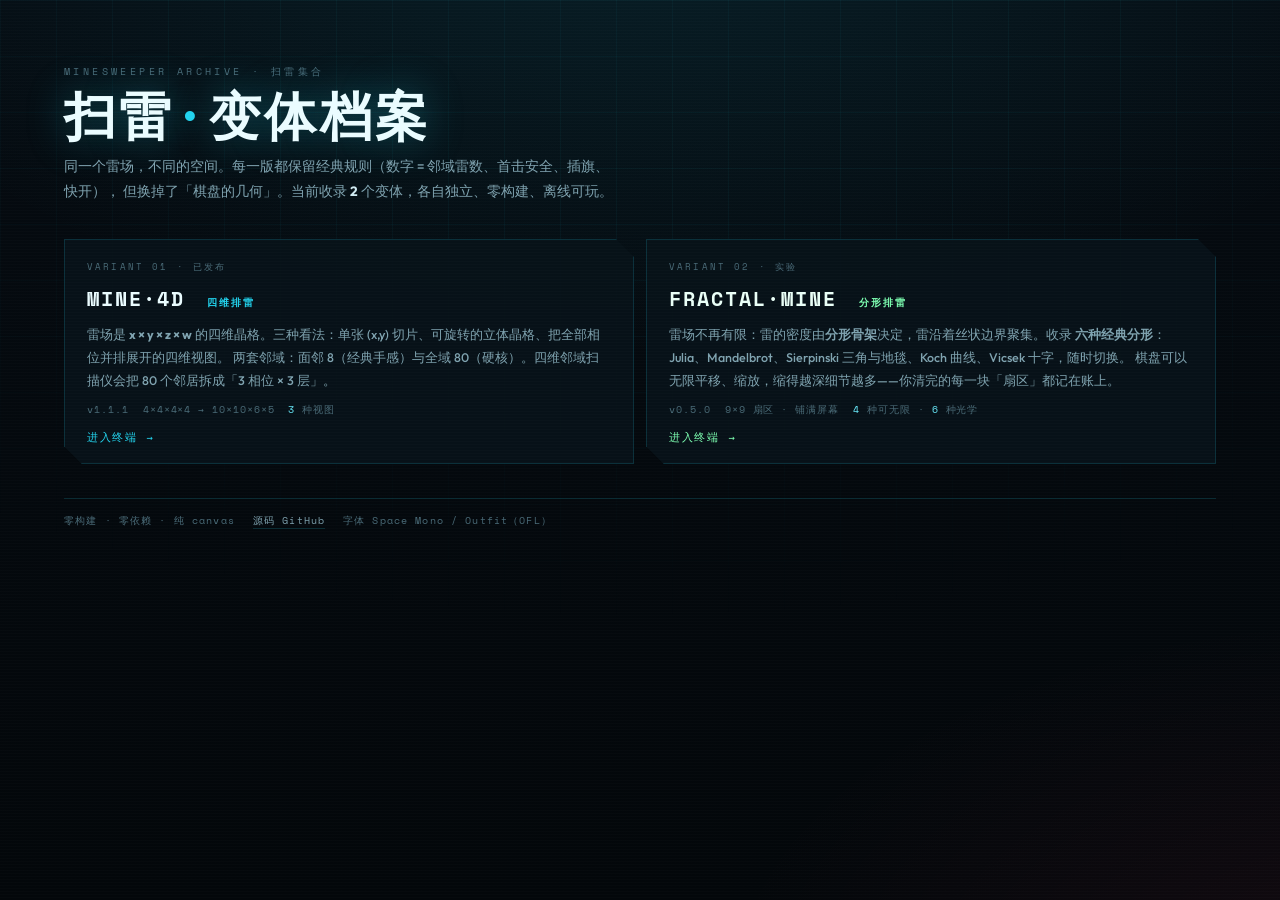
<file: index.html>
<!DOCTYPE html>
<html lang="zh-CN">
<head>
<meta charset="UTF-8">
<meta name="viewport" content="width=device-width, initial-scale=1, viewport-fit=cover">
<meta name="theme-color" content="#05090d">
<title>扫雷集合 — MINESWEEPER ARCHIVE</title>
<link rel="icon" href="data:image/svg+xml,%3Csvg xmlns='http://www.w3.org/2000/svg' viewBox='0 0 32 32'%3E%3Crect width='32' height='32' rx='6' fill='%23081016'/%3E%3Ccircle cx='16' cy='16' r='8' fill='none' stroke='%2322d3ee' stroke-width='2'/%3E%3Ccircle cx='16' cy='16' r='2.6' fill='%23ff3b6b'/%3E%3C/svg%3E">
<link rel="stylesheet" href="4d/fonts/fonts.css?v=1.6.0">
<style>
:root {
  --bg: #04080c; --panel: rgba(8,19,26,.92); --line: rgba(34,211,238,.16); --line2: rgba(34,211,238,.34);
  --ink: #cfe9f0; --ink-soft: #7fa3b0; --ink-dim: #4a6b78;
  --cyan: #22d3ee; --cyan2: #67e8f9; --amber: #ffb020; --magenta: #ff3b6b; --green: #7dffb2;
  --mono: 'Space Mono', ui-monospace, monospace; --ui: 'Outfit','PingFang SC','Microsoft YaHei',sans-serif;
}
* { margin:0; padding:0; box-sizing:border-box; }
html,body { min-height:100%; }
body {
  background:
    radial-gradient(120% 90% at 50% -10%, rgba(34,211,238,.10), transparent 55%),
    radial-gradient(90% 70% at 110% 110%, rgba(255,59,107,.07), transparent 60%),
    linear-gradient(180deg,#050b11,#03070a);
  color: var(--ink); font-family: var(--ui); font-size: 15px;
  -webkit-font-smoothing: antialiased; padding: clamp(20px, 5vw, 64px);
  display: grid; gap: clamp(18px, 3vw, 34px); align-content: start;
}
body::before {
  content:''; position: fixed; inset:0; pointer-events:none; z-index:0;
  background-image: linear-gradient(rgba(34,211,238,.045) 1px, transparent 1px), linear-gradient(90deg, rgba(34,211,238,.045) 1px, transparent 1px);
  background-size: 56px 56px;
  mask-image: radial-gradient(120% 90% at 50% 0%, #000 30%, transparent 78%);
}
.crt { position: fixed; inset:0; pointer-events:none; z-index:9;
  background: repeating-linear-gradient(180deg, rgba(255,255,255,.025) 0 1px, transparent 1px 3px); mix-blend-mode: screen; opacity:.5; }
header { position: relative; z-index:1; display:grid; gap:10px; }
.kicker { font-family: var(--mono); font-size: 10px; letter-spacing:.34em; color: var(--ink-dim); }
h1 { font-family: var(--mono); font-size: clamp(26px, 5.4vw, 52px); letter-spacing:.06em; color:#eafcff;
  text-shadow: 0 0 40px rgba(34,211,238,.35); line-height:1.05; }
h1 span { color: var(--cyan); }
.lede { max-width: 62ch; font-size: 13.5px; line-height:1.9; color: var(--ink-soft); }
.lede b { color: var(--ink); font-weight: 600; }

.list { position: relative; z-index:1; display:grid; gap:12px; grid-template-columns: repeat(auto-fit, minmax(300px, 1fr)); }
.card {
  display:grid; gap:10px; align-content:start; text-decoration:none; color:inherit;
  padding: 20px 22px 18px;
  background: var(--panel); border:1px solid var(--line);
  clip-path: polygon(0 0, calc(100% - 18px) 0, 100% 18px, 100% 100%, 18px 100%, 0 calc(100% - 18px));
  transition: transform 180ms cubic-bezier(.22,1,.36,1), border-color 180ms, background 180ms;
}
.card:hover { transform: translateY(-3px); border-color: var(--line2); background: rgba(10,26,34,.95); }
.card .no { font-family: var(--mono); font-size: 9px; letter-spacing:.24em; color: var(--ink-dim); }
.card h2 { font-family: var(--mono); font-size: 20px; letter-spacing:.1em; color:#eafcff; }
.card h2 em { font-style:normal; font-size: 10px; letter-spacing:.2em; color: var(--cyan); margin-left:8px; }
.card .desc { font-size: 12.5px; line-height: 1.85; color: var(--ink-soft); }
.card .meta { display:flex; gap:14px; flex-wrap:wrap; font-family: var(--mono); font-size: 9.5px; letter-spacing:.1em; color: var(--ink-dim); }
.card .meta b { color: var(--cyan2); font-weight: 400; }
.card .go { font-family: var(--mono); font-size: 10.5px; letter-spacing:.16em; color: var(--cyan); margin-top: 2px; }
.card.fractal h2 { color: #eafff7; }
.card.fractal h2 em { color: var(--green); }
.card.fractal .go { color: var(--green); }
.card.fractal:hover { border-color: rgba(125,255,178,.34); }

footer { position: relative; z-index:1; display:flex; gap:18px; flex-wrap:wrap; align-items:baseline;
  font-family: var(--mono); font-size: 9.5px; letter-spacing:.12em; color: var(--ink-dim); border-top:1px solid var(--line); padding-top:14px; }
footer a { color: var(--ink-soft); text-decoration:none; border-bottom:1px solid var(--line); }
footer a:hover { color: var(--cyan2); }
@media (max-width: 560px) { body { font-size: 14px; } .card { padding: 16px 16px 14px; } }
</style>
</head>
<body>
<div class="crt" aria-hidden="true"></div>

<header>
  <div class="kicker">MINESWEEPER ARCHIVE · 扫雷集合</div>
  <h1>扫雷<span>·</span>变体档案</h1>
  <p class="lede">
    同一个雷场，不同的空间。每一版都保留经典规则（数字 = 邻域雷数、首击安全、插旗、快开），
    但换掉了「棋盘的几何」。当前收录 <b>2</b> 个变体，各自独立、零构建、离线可玩。
  </p>
</header>

<main class="list">
  <a class="card" href="4d/">
    <span class="no">VARIANT 01 · 已发布</span>
    <h2>MINE·4D <em>四维排雷</em></h2>
    <p class="desc">
      雷场是 <b>x × y × z × w</b> 的四维晶格。三种看法：单张 (x,y) 切片、可旋转的立体晶格、把全部相位并排展开的四维视图。
      两套邻域：面邻 8（经典手感）与全域 80（硬核）。四维邻域扫描仪会把 80 个邻居拆成「3 相位 × 3 层」。
    </p>
    <div class="meta"><span>v1.1.1</span><span>4×4×4×4 → 10×10×6×5</span><span><b>3</b> 种视图</span></div>
    <span class="go">进入终端 →</span>
  </a>

  <a class="card fractal" href="fractal/">
    <span class="no">VARIANT 02 · 实验</span>
    <h2>FRACTAL·MINE <em>分形排雷</em></h2>
    <p class="desc">
      雷场不再有限：雷的密度由<b>分形骨架</b>决定，雷沿着丝状边界聚集。收录 <b>六种经典分形</b>：
      Julia、Mandelbrot、Sierpinski 三角与地毯、Koch 曲线、Vicsek 十字，随时切换。
      棋盘可以无限平移、缩放，缩得越深细节越多——你清完的每一块「扇区」都记在账上。
    </p>
    <div class="meta"><span>v0.5.0</span><span>9×9 扇区 · 铺满屏幕</span><span><b>4</b> 种可无限 · <b>6</b> 种光学</span></div>
    <span class="go">进入终端 →</span>
  </a>
</main>

<footer>
  <span>零构建 · 零依赖 · 纯 canvas</span>
  <a href="https://github.com/Hex1um/mine4d">源码 GitHub</a>
  <span>字体 Space Mono / Outfit（OFL）</span>
</footer>
</body>
</html>
</file>
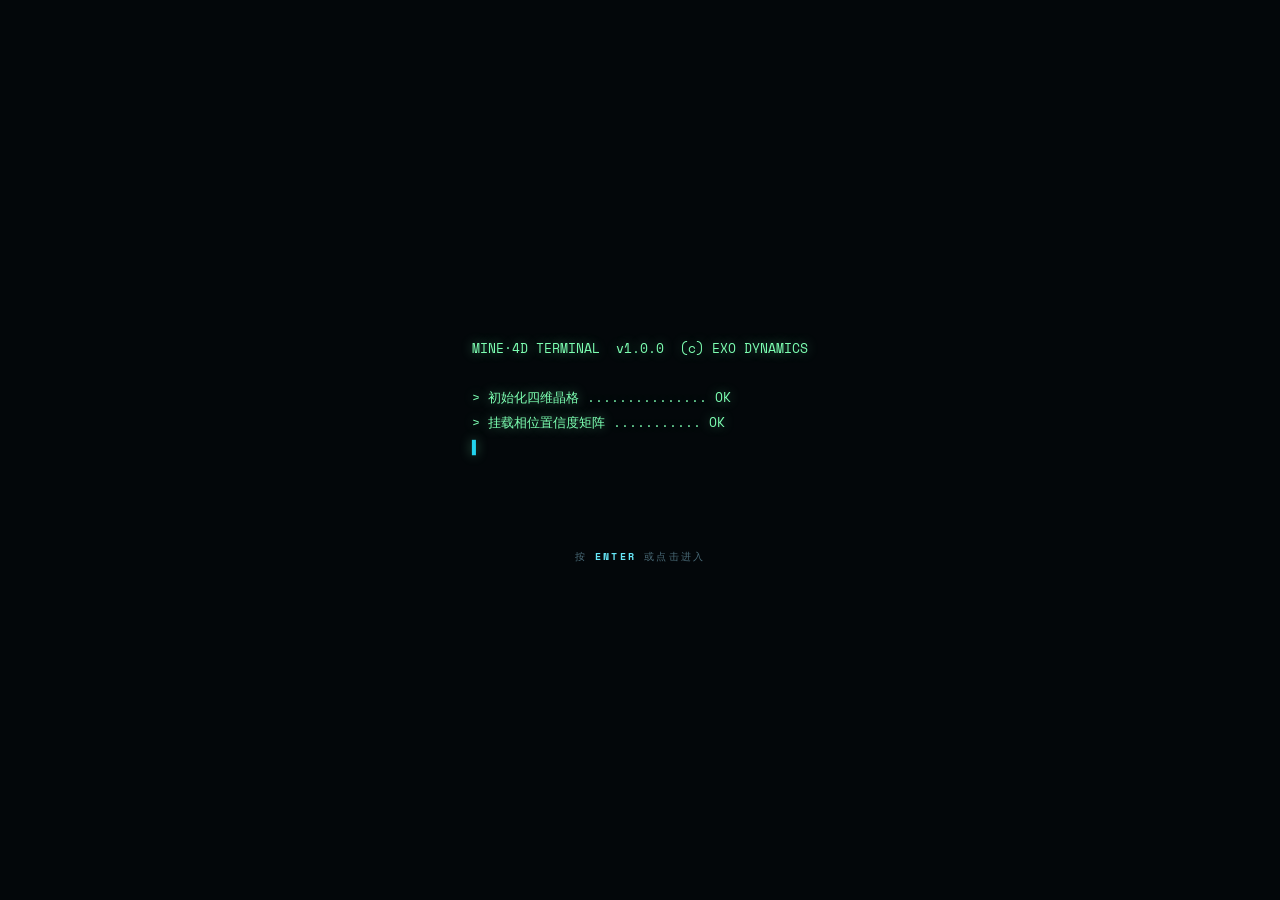
<file: 4d/index.html>
<!DOCTYPE html>
<html lang="zh-CN">
<head>
<meta charset="UTF-8">
<meta name="viewport" content="width=device-width, initial-scale=1, maximum-scale=1, user-scalable=no, viewport-fit=cover">
<meta name="theme-color" content="#05090d">
<title>MINE·4D — 四维排雷终端</title>
<link rel="icon" href="data:image/svg+xml,%3Csvg xmlns='http://www.w3.org/2000/svg' viewBox='0 0 32 32'%3E%3Crect width='32' height='32' rx='6' fill='%23081016'/%3E%3Ccircle cx='16' cy='16' r='8' fill='none' stroke='%2322d3ee' stroke-width='2'/%3E%3Ccircle cx='16' cy='16' r='2.6' fill='%23ff3b6b'/%3E%3C/svg%3E">
<link rel="stylesheet" href="fonts/fonts.css?v=1.6.0">
<link rel="stylesheet" href="style.css?v=1.6.0">
</head>
<body>
<div class="crt" aria-hidden="true"></div>
<div class="scanbeam" aria-hidden="true"></div>

<header class="top">
  <div class="brand">
    <span class="logo"><i></i><i></i><i></i><i></i></span>
    <div>
      <b>MINE·4D</b>
      <small>FOUR-DIMENSIONAL DEMINING TERMINAL</small>
    </div>
  </div>

  <nav id="diff-bar" class="diffs"></nav>
  <div id="mode-bar" class="modes"></div>

  <div class="stats">
    <div class="stat"><label>剩余雷</label><b id="mines-left">000</b></div>
    <div class="stat"><label>时间</label><b id="clock">00:00</b></div>
    <div class="stat"><label>已扫描</label><b id="opened">0%</b></div>
    <div class="stat wide"><label>坐标 X Y Z W</label><b id="coords">[-,0,-,0]</b></div>
  </div>

  <div class="acts">
    <button id="btn-new" class="btn">重新生成<i>R</i></button>
    <button id="btn-auto" class="btn">自动推理<i>T</i></button>
    <button id="btn-hint" class="btn">提示<i>G</i></button>
    <button id="btn-cam" class="btn ghost hidden">复位视角</button>
    <button id="btn-help" class="btn ghost">手册<i>H</i></button>
  </div>
</header>

<main>
  <section class="board-wrap">
    <canvas id="board"></canvas>
    <div id="view-bar" class="views"></div>
    <div id="banner" class="banner"></div>
    <div class="corner tl"></div><div class="corner tr"></div>
    <div class="corner bl"></div><div class="corner br"></div>
  </section>

  <aside class="side">
    <section class="panel">
      <h3>相位剖面 <em>PHASE PROFILE</em></h3>
      <div class="thumbs">
        <figure><figcaption id="cap-w0">W-1</figcaption><canvas id="thumb0"></canvas></figure>
        <figure><figcaption id="cap-w1">W</figcaption><canvas id="thumb1"></canvas></figure>
        <figure><figcaption id="cap-w2">W+1</figcaption><canvas id="thumb2"></canvas></figure>
      </div>
      <p class="note">同一层 Z 在相位 W−1 / W / W+1 上的三张切片。</p>
    </section>

    <section class="panel">
      <h3>4D 邻域扫描仪 <em>SCANNER</em></h3>
      <canvas id="scanner"></canvas>
      <p class="note" id="nb-note">9 个小块 = 3 个相位 × 3 个层，每块是 3×3 平面邻域。</p>
    </section>

    <section class="panel log-panel">
      <h3>日志 <em>LOG</em></h3>
      <ul id="log"></ul>
    </section>
  </aside>
</main>

<footer class="bottom">
  <div class="phase-ctl">
    <label>相位 W</label>
    <input id="w-slider" type="range" min="0" max="3" value="0" step="1">
    <b id="w-val">W0</b>
  </div>
  <div id="z-tabs" class="z-tabs"></div>
  <div id="hintline" class="hintline">左键 排雷 · 右键 插旗 · W/S 切相位 · A/D 切层</div>
</footer>

<div id="boot" class="boot">
  <pre id="boot-text"></pre>
  <div class="boot-hint">按 <b>ENTER</b> 或点击进入</div>
</div>

<div id="help" class="modal hidden">
  <div class="modal-box">
    <header>
      <h2>操作手册</h2>
      <button class="close" data-close>×</button>
    </header>
    <div class="modal-body">
      <h4>这是什么</h4>
      <p>经典扫雷被搬到了四个正交维度：雷场是 <b>x × y × z × w</b> 的四维晶格，你每次只看到 <b>(x, y)</b> 这一片平面，用「层 Z」和「相位 W」在四维里移动。</p>
      <h4>两种邻域</h4>
      <p><b>面邻 8</b>（默认）：只算四个维度上「贴着」的 8 个格子（±x、±y、±z、±w），数字 0–8，和经典扫雷一样可以纯逻辑推完。<br>
      <b>全域 80</b>：四维切比雪夫邻域，共 80 个邻居（同层 8 邻 + 上下层各 9 + 相邻相位各 27），数字会很大，右侧扫描仪按「相位 × 层」把它拆成 9 个小块。</p>
      <h4>数字的含义</h4>
      <p>数字 = 该格邻域中的雷数。面邻 8 模式下就是经典扫雷；全域 80 模式下 80 个邻居里有多少雷，数字就是多少。</p>
      <h4>三种视图</h4>
      <ul>
        <li><b>平面</b>（1）：只画 <b>(x, y)</b> 这一张切片，最清晰，适合推逻辑。</li>
        <li><b>立体</b>（2）：把当前相位的 <b>x × y × z</b> 整块画出来，层 Z 变成真正的「楼层」。</li>
        <li><b>四维</b>（3）：把全部相位 <b>W0…Wn</b> 沿一个方向并排展开，四维一次性摊开在眼前。</li>
      </ul>
      <p>立体与四维视图里：<b>拖动</b>旋转、<b>滚轮 / 双指</b>缩放、<b>双击</b>或「复位视角」回到默认机位。左键点格子照样排雷，右键插旗，当前层与当前相位会高亮。</p>
      <h4>怎么玩</h4>
      <ul>
        <li><b>左键</b> 排雷 · 在已开的数字上左键 = 快开（周围旗数等于数字时揭开其余）</li>
        <li><b>右键 / 长按</b> 插旗 · <b>空格</b> 对光标格操作 · <b>F</b> 插旗 · <b>C</b> 快开</li>
        <li><b>W / S</b> 或底部滑杆切相位 · <b>A / D</b> 或 Z0–Zn 切层 · 方向键移动光标</li>
        <li><b>T</b> 自动推理：只做「必定成立」的两类推导，不会瞎猜 · <b>G</b> 提示一处可确定的格子</li>
      </ul>
      <h4>首击安全</h4>
      <p>第一次点击的格子连同它的 80 个邻居都会被排空，必定打开一片空地。</p>
    </div>
  </div>
</div>

<script src="js/core.js?v=1.6.0"></script>
<script src="js/render.js?v=1.6.0"></script>
<script src="js/render3d.js?v=1.6.0"></script>
<script src="js/ui.js?v=1.6.0"></script>
<script src="js/main.js?v=1.6.0"></script>
</body>
</html>
</file>
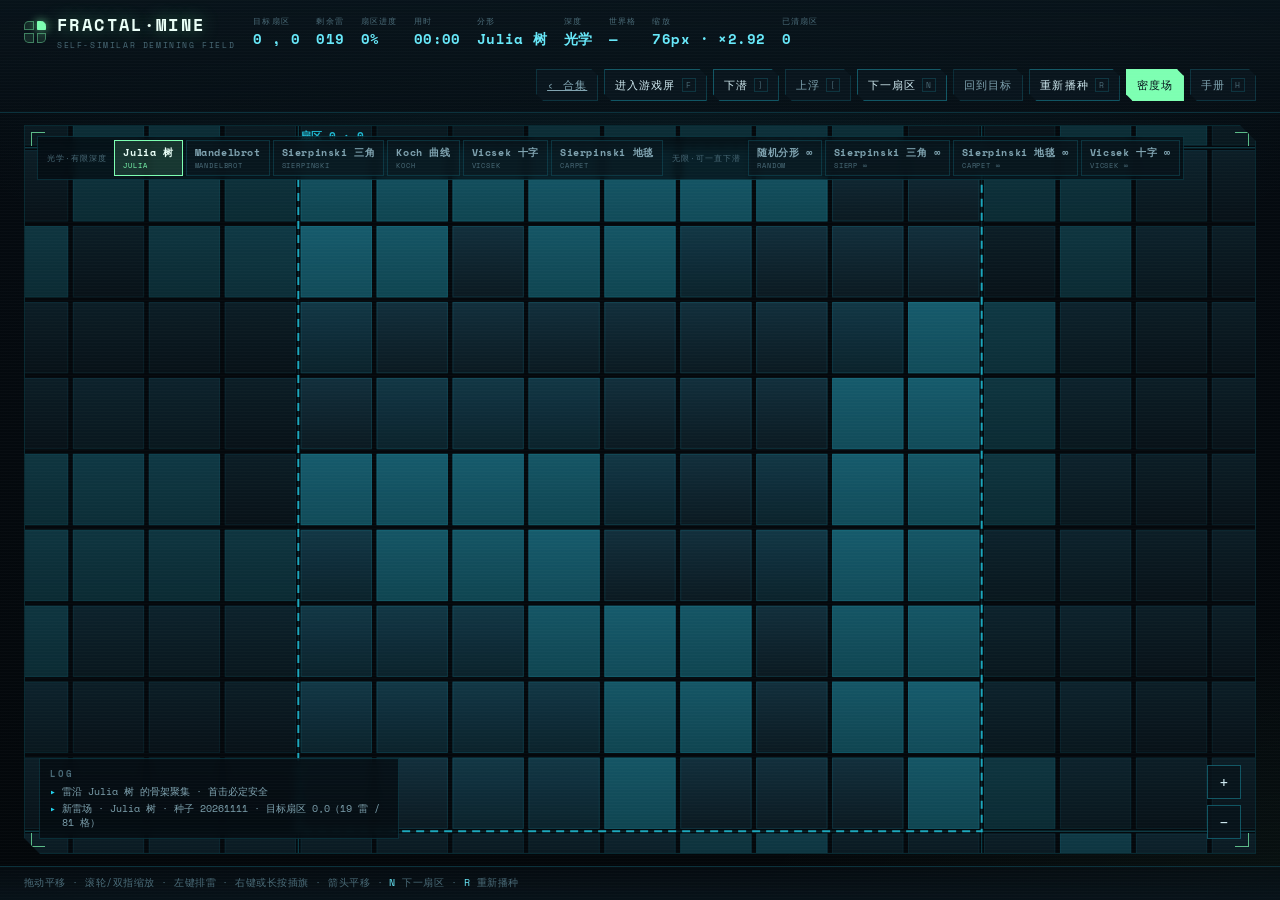
<file: fractal/index.html>
<!DOCTYPE html>
<html lang="zh-CN">
<head>
<meta charset="UTF-8">
<meta name="viewport" content="width=device-width, initial-scale=1, maximum-scale=1, user-scalable=no, viewport-fit=cover">
<meta name="theme-color" content="#04080c">
<title>FRACTAL·MINE — 分形排雷</title>
<link rel="icon" href="data:image/svg+xml,%3Csvg xmlns='http://www.w3.org/2000/svg' viewBox='0 0 32 32'%3E%3Crect width='32' height='32' rx='6' fill='%2304080c'/%3E%3Ccircle cx='16' cy='16' r='4' fill='%237dffb2'/%3E%3Ccircle cx='16' cy='16' r='10' fill='none' stroke='%2322d3ee' stroke-width='1.4'/%3E%3Ccircle cx='16' cy='16' r='14' fill='none' stroke='%2322d3ee' stroke-width='1' opacity='.5'/%3E%3C/svg%3E">
<link rel="stylesheet" href="../4d/fonts/fonts.css?v=1.6.0">
<link rel="stylesheet" href="style.css?v=1.6.0">
</head>
<body>
<div class="crt" aria-hidden="true"></div>

<header class="top">
  <div class="brand">
    <span class="logo"><i></i><i></i><i></i><i></i></span>
    <div>
      <b>FRACTAL·MINE</b>
      <small>SELF-SIMILAR DEMINING FIELD</small>
    </div>
  </div>

  <div class="stats">
    <div class="stat"><label>目标扇区</label><b id="sec">0 , 0</b></div>
    <div class="stat"><label>剩余雷</label><b id="mines">000</b></div>
    <div class="stat"><label>扇区进度</label><b id="prog">0%</b></div>
    <div class="stat"><label>用时</label><b id="clock">00:00</b></div>
    <div class="stat"><label>分形</label><b id="fractal">Julia 树</b></div>
    <div class="stat"><label>深度</label><b id="depth">光学</b></div>
    <div class="stat hide-sm"><label>世界格</label><b id="world">—</b></div>
    <div class="stat hide-sm"><label>缩放</label><b id="zoom">26px · ×1.00</b></div>
    <div class="stat hide-sm"><label>已清扇区</label><b id="cleared">0</b></div>
  </div>

  <div class="acts">
    <a class="btn ghost back-link" href="../index.html">‹ 合集</a>
    <button id="btn-focus" class="btn">进入游戏屏<i>F</i></button>
    <button id="btn-down" class="btn">下潜<i>]</i></button>
    <button id="btn-up" class="btn ghost">上浮<i>[</i></button>
    <button id="btn-next" class="btn">下一扇区<i>N</i></button>
    <button id="btn-reset" class="btn ghost">回到目标</button>
    <button id="btn-new" class="btn">重新播种<i>R</i></button>
    <button id="btn-heat" class="btn ghost">密度场</button>
    <button id="btn-help" class="btn ghost">手册<i>H</i></button>
  </div>
</header>

<div id="hud" class="hud" aria-hidden="true">
  <div class="hud-top">
    <button id="btn-back" class="hud-back">‹ 返回</button>
    <button id="btn-picker" class="hud-pill">分形</button>
    <div class="hud-chips">
      <span id="hud-fractal">Julia 树</span>
      <span id="hud-depth" class="hl">L0</span>
      <span id="hud-world" class="dim">—</span>
    </div>
    <div class="hud-nums">
      <span><i>雷</i><b id="hud-mines">000</b></span>
      <span><i>时间</i><b id="hud-clock">00:00</b></span>
      <span><i>进度</i><b id="hud-prog">0%</b></span>
    </div>
  </div>

  <div class="hud-side">
    <button id="hud-down" class="hud-round">＋</button>
    <button id="hud-up" class="hud-round">−</button>
  </div>

  <div class="hud-acts">
    <button id="hud-next" class="hud-pill">下一扇区</button>
    <button id="hud-heat" class="hud-pill">密度场</button>
    <button id="hud-help" class="hud-pill">手册</button>
  </div>
</div>

<main>
  <section class="board-wrap">
    <canvas id="board"></canvas>
    <div id="mode-bar" class="modes"></div>
    <div id="banner" class="banner"></div>
    <div class="zoombar">
      <button id="btn-zoom-in" class="zbtn">+</button>
      <button id="btn-zoom-out" class="zbtn">−</button>
    </div>
    <div class="console">
      <h3>LOG</h3>
      <ul id="log"></ul>
    </div>
    <div class="corner tl"></div><div class="corner tr"></div>
    <div class="corner bl"></div><div class="corner br"></div>
  </section>
</main>

<footer class="bottom">
  <div class="hintline">
    拖动平移 · 滚轮/双指缩放 · 左键排雷 · 右键或长按插旗 · 箭头平移 · <b>N</b> 下一扇区 · <b>R</b> 重新播种
  </div>
</footer>

<div id="help" class="modal hidden">
  <div class="modal-box">
    <header>
      <h2>操作手册 · FRACTAL·MINE</h2>
      <button class="close" data-close>×</button>
    </header>
    <div class="modal-body">
      <h4>两种模式：光学 / 无限</h4>
      <p>左上角分成两组。<b>光学（有限深度）</b>用浮点算逃逸时间与逆迭代，是最好看的经典图案，但坐标精度约 30 层后就被吃光——再放大只会看到噪声，所以它只有一层。<br>
      <b>无限（可一直下潜）</b>换成<b>数字自动机</b>：把格坐标写成 base-n 的数字串，从低位往高位读，「这一格是不是洞」只用整数判断。整数没有精度上限，所以能一层层往下钻，而且永不重复。</p>
      <table class="ftab">
        <tr><th>随机分形 ∞</th><td>每一层以 34% 概率挖洞，深层继承浅层 → 任何尺度都有洞，是最"到处都能玩"的一个</td></tr>
        <tr><th>Sierpinski 三角 ∞</th><td>base-2：数字对不许同为 1</td></tr>
        <tr><th>Sierpinski 地毯 ∞</th><td>base-3：数字对不许同为 1</td></tr>
        <tr><th>Vicsek 十字 ∞</th><td>base-3：数字对必须落在十字五格内</td></tr>
      </table>
      <p><b>下潜</b>（滚轮放大 / <code>]</code> / 「下潜」按钮）：层数 +1，一格切成 base×base 格，坐标 ×base，画面连续不跳。base 与本分形对齐——三角是 2×，其余是 3×。<b>上浮</b>反之。第 L 层的一格只有 1/base^L 个世界单位宽，深度上限 18 层（base 3 约 3.8×10⁸ 倍），这是 JavaScript 整数精度的边界，不是图案的边界。</p>
      <p>密度 = 3×3 邻域里「洞」的比例（边界度），丝宽按<b>格</b>定义，所以<b>密度与深度无关</b>：钻到第 12 层和在地表一样难。这也是"能一直钻下去还玩得动"的关键。</p>
      <h4>六种光学分形</h4>
      <table class="ftab">
        <tr><th>Julia 树</th><td>z ← z² + i 的逃逸时间；取 c = i 是因为这棵枝杈没有内部，整张图处处是边界</td></tr>
        <tr><th>Mandelbrot</th><td>z ← z² + c，c 就是格坐标；镜头停在「海马谷」的边界上，雷贴着边界聚集</td></tr>
        <tr><th>Sierpinski 三角</th><td>三个 1/2 相似映射 → 三角网格里的镂空</td></tr>
        <tr><th>Sierpinski 地毯</th><td>八个 1/3 相似映射 → 正方形挖洞挖到底</td></tr>
        <tr><th>Koch 曲线</th><td>四段 1/3、交替 ±60° → 越缩越长的锯齿海岸线</td></tr>
        <tr><th>Vicsek 十字</th><td>五个 1/3 方块围成十字 → 正交的格子套格子</td></tr>
      </table>
      <p>后四种用同一套引擎：对每格做 <b>IFS 逆迭代</b>——点在吸引子上就能一路映射回单位正方形，越晚「逃出」越贴近骨架。密度阈值由「缩放 × 目标丝宽」反推（n₀ = ln(w·scale)/ln(r)），所以换缩放不用重新调参。</p>
      <h4>和经典扫雷的关系</h4>
      <p>规则完全一样：数字 = 周围 8 格的雷数，空格自动连片翻开，首击必定安全（点击格与 8 邻一起排空），左键排雷、右键插旗、已开数字上左键快开。</p>
      <h4>不同的地方：雷的分布是分形的</h4>
      <p>每个坐标先算一次 <b>Julia 集</b>的逃逸步数 ε（<code>z ← z² + c</code>，c = −0.7269 + 0.1889i），再用 ε 落在 <b>边界带</b>的接近程度决定该格是雷的概率。于是雷会沿着分形的丝状边界聚集，空出大片「湖」——你翻开后看到的数字排布，本身就是分形的形状。</p>
      <p>每个格子的雷与否由坐标和种子唯一确定（哈希 + 密度阈值），所以<b>平移、缩放、关掉再打开，雷场都不会变</b>。</p>
      <h4>无限棋盘的目标</h4>
      <p>雷场无限大，所以目标不是「清空全图」，而是清空被虚线框住的那个 <b>9 × 9 扇区</b>：把扇区内所有非雷格翻开即算清空，累计计数并自动指向下一个未清扇区（<b>N</b> 键直接跳过去）。踩雷则本局结束，按 <b>R</b> 换种子重开。</p>
      <h4>为什么可以一直缩下去</h4>
      <p>Julia 集在边界附近是自相似的：缩得越深，丝状结构的细节越多（受迭代上限 26 步限制）。「密度场」开关会把理论概率用青色底噪画出来，它只告诉你哪儿更可能有雷，不告诉你具体哪一格——那是脚手架，不是答案。</p>
    </div>
  </div>
</div>

<script src="js/inf.js?v=1.6.0"></script>
<script src="js/field.js?v=1.6.0"></script>
<script src="js/render.js?v=1.6.0"></script>
<script src="js/main.js?v=1.6.0"></script>
</body>
</html>
</file>
<file: 4d/fonts/fonts.css>
/* latin-ext */
@font-face {
  font-family: 'Outfit';
  font-style: normal;
  font-weight: 300;
  font-display: swap;
  src: url(f1.woff2) format('woff2');
  unicode-range: U+0100-02BA, U+02BD-02C5, U+02C7-02CC, U+02CE-02D7, U+02DD-02FF, U+0304, U+0308, U+0329, U+1D00-1DBF, U+1E00-1E9F, U+1EF2-1EFF, U+2020, U+20A0-20AB, U+20AD-20C4, U+2113, U+2C60-2C7F, U+A720-A7FF;
}
/* latin */
@font-face {
  font-family: 'Outfit';
  font-style: normal;
  font-weight: 300;
  font-display: swap;
  src: url(f0.woff2) format('woff2');
  unicode-range: U+0000-00FF, U+0131, U+0152-0153, U+02BB-02BC, U+02C6, U+02DA, U+02DC, U+0304, U+0308, U+0329, U+2000-206F, U+20AC, U+2122, U+2191, U+2193, U+2212, U+2215, U+FEFF, U+FFFD;
}
/* latin-ext */
@font-face {
  font-family: 'Outfit';
  font-style: normal;
  font-weight: 500;
  font-display: swap;
  src: url(f1.woff2) format('woff2');
  unicode-range: U+0100-02BA, U+02BD-02C5, U+02C7-02CC, U+02CE-02D7, U+02DD-02FF, U+0304, U+0308, U+0329, U+1D00-1DBF, U+1E00-1E9F, U+1EF2-1EFF, U+2020, U+20A0-20AB, U+20AD-20C4, U+2113, U+2C60-2C7F, U+A720-A7FF;
}
/* latin */
@font-face {
  font-family: 'Outfit';
  font-style: normal;
  font-weight: 500;
  font-display: swap;
  src: url(f0.woff2) format('woff2');
  unicode-range: U+0000-00FF, U+0131, U+0152-0153, U+02BB-02BC, U+02C6, U+02DA, U+02DC, U+0304, U+0308, U+0329, U+2000-206F, U+20AC, U+2122, U+2191, U+2193, U+2212, U+2215, U+FEFF, U+FFFD;
}
/* latin-ext */
@font-face {
  font-family: 'Outfit';
  font-style: normal;
  font-weight: 700;
  font-display: swap;
  src: url(f1.woff2) format('woff2');
  unicode-range: U+0100-02BA, U+02BD-02C5, U+02C7-02CC, U+02CE-02D7, U+02DD-02FF, U+0304, U+0308, U+0329, U+1D00-1DBF, U+1E00-1E9F, U+1EF2-1EFF, U+2020, U+20A0-20AB, U+20AD-20C4, U+2113, U+2C60-2C7F, U+A720-A7FF;
}
/* latin */
@font-face {
  font-family: 'Outfit';
  font-style: normal;
  font-weight: 700;
  font-display: swap;
  src: url(f0.woff2) format('woff2');
  unicode-range: U+0000-00FF, U+0131, U+0152-0153, U+02BB-02BC, U+02C6, U+02DA, U+02DC, U+0304, U+0308, U+0329, U+2000-206F, U+20AC, U+2122, U+2191, U+2193, U+2212, U+2215, U+FEFF, U+FFFD;
}
/* latin-ext */
@font-face {
  font-family: 'Outfit';
  font-style: normal;
  font-weight: 900;
  font-display: swap;
  src: url(f1.woff2) format('woff2');
  unicode-range: U+0100-02BA, U+02BD-02C5, U+02C7-02CC, U+02CE-02D7, U+02DD-02FF, U+0304, U+0308, U+0329, U+1D00-1DBF, U+1E00-1E9F, U+1EF2-1EFF, U+2020, U+20A0-20AB, U+20AD-20C4, U+2113, U+2C60-2C7F, U+A720-A7FF;
}
/* latin */
@font-face {
  font-family: 'Outfit';
  font-style: normal;
  font-weight: 900;
  font-display: swap;
  src: url(f0.woff2) format('woff2');
  unicode-range: U+0000-00FF, U+0131, U+0152-0153, U+02BB-02BC, U+02C6, U+02DA, U+02DC, U+0304, U+0308, U+0329, U+2000-206F, U+20AC, U+2122, U+2191, U+2193, U+2212, U+2215, U+FEFF, U+FFFD;
}
/* vietnamese */
@font-face {
  font-family: 'Space Mono';
  font-style: normal;
  font-weight: 400;
  font-display: swap;
  src: url(f5.woff2) format('woff2');
  unicode-range: U+0102-0103, U+0110-0111, U+0128-0129, U+0168-0169, U+01A0-01A1, U+01AF-01B0, U+0300-0301, U+0303-0304, U+0308-0309, U+0323, U+0329, U+1EA0-1EF9, U+20AB;
}
/* latin-ext */
@font-face {
  font-family: 'Space Mono';
  font-style: normal;
  font-weight: 400;
  font-display: swap;
  src: url(f6.woff2) format('woff2');
  unicode-range: U+0100-02BA, U+02BD-02C5, U+02C7-02CC, U+02CE-02D7, U+02DD-02FF, U+0304, U+0308, U+0329, U+1D00-1DBF, U+1E00-1E9F, U+1EF2-1EFF, U+2020, U+20A0-20AB, U+20AD-20C4, U+2113, U+2C60-2C7F, U+A720-A7FF;
}
/* latin */
@font-face {
  font-family: 'Space Mono';
  font-style: normal;
  font-weight: 400;
  font-display: swap;
  src: url(f7.woff2) format('woff2');
  unicode-range: U+0000-00FF, U+0131, U+0152-0153, U+02BB-02BC, U+02C6, U+02DA, U+02DC, U+0304, U+0308, U+0329, U+2000-206F, U+20AC, U+2122, U+2191, U+2193, U+2212, U+2215, U+FEFF, U+FFFD;
}
/* vietnamese */
@font-face {
  font-family: 'Space Mono';
  font-style: normal;
  font-weight: 700;
  font-display: swap;
  src: url(f3.woff2) format('woff2');
  unicode-range: U+0102-0103, U+0110-0111, U+0128-0129, U+0168-0169, U+01A0-01A1, U+01AF-01B0, U+0300-0301, U+0303-0304, U+0308-0309, U+0323, U+0329, U+1EA0-1EF9, U+20AB;
}
/* latin-ext */
@font-face {
  font-family: 'Space Mono';
  font-style: normal;
  font-weight: 700;
  font-display: swap;
  src: url(f4.woff2) format('woff2');
  unicode-range: U+0100-02BA, U+02BD-02C5, U+02C7-02CC, U+02CE-02D7, U+02DD-02FF, U+0304, U+0308, U+0329, U+1D00-1DBF, U+1E00-1E9F, U+1EF2-1EFF, U+2020, U+20A0-20AB, U+20AD-20C4, U+2113, U+2C60-2C7F, U+A720-A7FF;
}
/* latin */
@font-face {
  font-family: 'Space Mono';
  font-style: normal;
  font-weight: 700;
  font-display: swap;
  src: url(f2.woff2) format('woff2');
  unicode-range: U+0000-00FF, U+0131, U+0152-0153, U+02BB-02BC, U+02C6, U+02DA, U+02DC, U+0304, U+0308, U+0329, U+2000-206F, U+20AC, U+2122, U+2191, U+2193, U+2212, U+2215, U+FEFF, U+FFFD;
}
</file>
<file: 4d/style.css>
/* ============================================================
   MINE·4D — 视觉系统：深空终端 / 青蓝荧光 / 单色数据
   ============================================================ */
:root {
  --bg:        #04080c;
  --bg-2:      #061017;
  --panel:     rgba(8, 19, 26, 0.92);
  --panel-2:   rgba(10, 24, 32, 0.82);
  --line:      rgba(34, 211, 238, 0.16);
  --line-2:    rgba(34, 211, 238, 0.34);
  --ink:       #cfe9f0;
  --ink-soft:  #7fa3b0;
  --ink-dim:   #4a6b78;
  --cyan:      #22d3ee;
  --cyan-2:    #67e8f9;
  --amber:     #ffb020;
  --magenta:   #ff3b6b;
  --green:     #7dffb2;
  --font-mono: 'Space Mono', ui-monospace, 'Cascadia Mono', monospace;
  --font-ui: 'Outfit', 'PingFang SC', 'Microsoft YaHei', sans-serif;
  --ease: cubic-bezier(0.22, 1, 0.36, 1);
}

* { margin: 0; padding: 0; box-sizing: border-box; -webkit-tap-highlight-color: transparent; }

html, body { height: 100%; }

body {
  overflow: hidden;
  background:
    radial-gradient(120% 90% at 50% -10%, rgba(34, 211, 238, 0.10), transparent 55%),
    radial-gradient(90% 70% at 110% 110%, rgba(255, 59, 107, 0.07), transparent 60%),
    linear-gradient(180deg, #050b11 0%, #03070a 100%),
    var(--bg);
  color: var(--ink);
  font-family: var(--font-ui);
  font-size: 14px;
  -webkit-font-smoothing: antialiased;
  user-select: none;
  display: grid;
  grid-template-rows: auto minmax(0, 1fr) auto;
  height: 100dvh;
}

/* 四维网格底纹：这是台扫描仪，格线属于它自己 */
body::before {
  content: '';
  position: fixed; inset: 0; pointer-events: none; z-index: 0;
  background-image:
    linear-gradient(rgba(34, 211, 238, 0.045) 1px, transparent 1px),
    linear-gradient(90deg, rgba(34, 211, 238, 0.045) 1px, transparent 1px);
  background-size: 56px 56px;
  mask-image: radial-gradient(120% 90% at 50% 10%, #000 30%, transparent 78%);
}

/* CRT 扫描线 + 暗角 */
.crt {
  position: fixed; inset: 0; pointer-events: none; z-index: 50;
  background: repeating-linear-gradient(180deg, rgba(255, 255, 255, 0.028) 0 1px, transparent 1px 3px);
  mix-blend-mode: screen;
  opacity: 0.55;
}
.crt::after {
  content: '';
  position: absolute; inset: 0;
  background: radial-gradient(120% 90% at 50% 50%, transparent 55%, rgba(0, 0, 0, 0.55) 100%);
  mix-blend-mode: multiply;
}
.scanbeam {
  position: fixed; left: 0; right: 0; height: 140px; z-index: 49;
  pointer-events: none;
  background: linear-gradient(180deg, transparent, rgba(34, 211, 238, 0.05), transparent);
  animation: beam 9s linear infinite;
}
@keyframes beam { from { top: -20%; } to { top: 110%; } }

::selection { background: rgba(34, 211, 238, 0.28); color: #eafcff; }
::-webkit-scrollbar { width: 8px; height: 8px; }
::-webkit-scrollbar-track { background: rgba(6, 16, 22, 0.6); }
::-webkit-scrollbar-thumb { background: rgba(34, 211, 238, 0.28); border-radius: 0; }
::-webkit-scrollbar-thumb:hover { background: rgba(34, 211, 238, 0.45); }
:focus-visible { outline: 1px solid var(--cyan); outline-offset: 2px; }

/* ---------------- 顶栏 ---------------- */
.top {
  position: relative; z-index: 5;
  display: flex; align-items: center; gap: 18px;
  padding: 14px clamp(12px, 2.2vw, 26px) 12px;
  border-bottom: 1px solid var(--line);
  background: linear-gradient(180deg, rgba(8, 19, 26, 0.95), rgba(6, 14, 20, 0.72));
  backdrop-filter: blur(6px);
}
.brand { display: flex; align-items: center; gap: 11px; flex: none; }
.brand b {
  display: block; font-family: var(--font-mono); font-size: 18px; letter-spacing: 0.16em;
  color: #eafcff; text-shadow: 0 0 18px rgba(34, 211, 238, 0.55);
}
.brand small {
  display: block; font-family: var(--font-mono); font-size: 8.5px; letter-spacing: 0.22em;
  color: var(--ink-dim); margin-top: 2px;
}
.logo { display: grid; grid-template-columns: 1fr 1fr; gap: 3px; width: 22px; height: 22px; }
.logo i { display: block; border: 1px solid var(--line-2); background: rgba(34, 211, 238, 0.10); }
.logo i:nth-child(4) { background: var(--cyan); border-color: var(--cyan); box-shadow: 0 0 10px rgba(34, 211, 238, 0.8); }

.diffs { display: flex; gap: 6px; flex: 1; min-width: 0; }
.diff {
  flex: 1 1 0; min-width: 0;
  display: grid; gap: 1px;
  padding: 6px 9px;
  font-family: var(--font-mono); text-align: left;
  color: var(--ink-soft);
  background: rgba(10, 24, 32, 0.6);
  border: 1px solid var(--line);
  clip-path: polygon(0 0, calc(100% - 8px) 0, 100% 8px, 100% 100%, 8px 100%, 0 calc(100% - 8px));
  cursor: pointer;
  transition: border-color 160ms var(--ease), background 160ms, color 160ms;
}
.diff b { font-size: 12px; letter-spacing: 0.1em; color: var(--ink); }
.diff i { font-style: normal; font-size: 8px; letter-spacing: 0.18em; color: var(--ink-dim); }
.diff span { font-size: 9px; color: var(--ink-dim); white-space: nowrap; overflow: hidden; text-overflow: ellipsis; }
.diff:hover { border-color: var(--line-2); color: var(--cyan-2); }
.diff.on {
  color: var(--cyan-2); border-color: var(--cyan);
  background: rgba(34, 211, 238, 0.12);
  box-shadow: inset 0 0 22px rgba(34, 211, 238, 0.10);
}
.diff.on b { color: #eafcff; }

.modes { display: flex; gap: 3px; flex: none; padding: 2px; border: 1px solid var(--line); }
.mode {
  font-family: var(--font-mono); font-size: 9.5px; letter-spacing: 0.08em;
  color: var(--ink-dim); background: transparent; border: 0;
  padding: 4px 8px; cursor: pointer; transition: color 130ms, background 130ms;
}
.mode:hover { color: var(--cyan-2); }
.mode.on { color: #04121a; background: var(--cyan); }

.views {
  position: absolute; top: 10px; left: 12px; z-index: 4;
  display: flex; gap: 3px;
  padding: 3px;
  background: rgba(4, 11, 16, 0.72);
  border: 1px solid var(--line);
  backdrop-filter: blur(4px);
}
.view {
  display: grid; gap: 0;
  font-family: var(--font-mono); text-align: left;
  color: var(--ink-dim);
  background: rgba(10, 24, 32, 0.55);
  border: 1px solid var(--line);
  padding: 4px 9px; cursor: pointer;
  transition: color 130ms, border-color 130ms, background 130ms;
}
.view b { font-size: 10px; color: var(--ink-soft); font-weight: 700; letter-spacing: 0.08em; }
.view i { font-style: normal; font-size: 7px; letter-spacing: 0.14em; color: var(--ink-dim); }
.view:hover { border-color: var(--line-2); }
.view:hover b { color: var(--cyan-2); }
.view.on { border-color: var(--cyan); background: rgba(34, 211, 238, 0.14); }
.view.on b { color: #eafcff; }
.view.on i { color: var(--cyan); }

.stats { display: flex; gap: 14px; flex: none; }
.stat { display: grid; gap: 1px; }
.stat label { font-family: var(--font-mono); font-size: 8px; letter-spacing: 0.16em; color: var(--ink-dim); }
.stat b {
  font-family: var(--font-mono); font-size: 15px; font-variant-numeric: tabular-nums;
  color: var(--cyan-2); letter-spacing: 0.04em;
}
.stat.wide b { font-size: 12px; color: var(--ink); letter-spacing: 0.02em; }

.acts { display: flex; gap: 6px; flex: none; }
.btn {
  display: inline-flex; align-items: center; gap: 6px;
  font-family: var(--font-mono); font-size: 10.5px; letter-spacing: 0.12em;
  color: var(--ink);
  padding: 7px 10px;
  background: rgba(10, 24, 32, 0.7);
  border: 1px solid var(--line-2);
  clip-path: polygon(0 0, calc(100% - 7px) 0, 100% 7px, 100% 100%, 7px 100%, 0 calc(100% - 7px));
  cursor: pointer;
  transition: transform 130ms var(--ease), background 130ms, border-color 130ms, color 130ms;
}
.btn i {
  font-style: normal; font-size: 8px; color: var(--ink-dim);
  border: 1px solid var(--line); padding: 0 3px; border-radius: 2px;
}
.btn:hover { color: var(--cyan-2); border-color: var(--cyan); background: rgba(34, 211, 238, 0.10); transform: translateY(-1px); }
.btn:active { transform: translateY(1px); }
.btn.ghost { border-color: var(--line); color: var(--ink-soft); }

/* ---------------- 主体 ---------------- */
main {
  position: relative; z-index: 4;
  display: grid; grid-template-columns: minmax(0, 1fr) 288px;
  grid-template-rows: minmax(0, 1fr);
  gap: 14px; min-height: 0;
  padding: 14px clamp(12px, 2.2vw, 26px) 10px;
}

.board-wrap {
  position: relative; min-height: 0;
  border: 1px solid var(--line);
  background:
    radial-gradient(90% 70% at 50% 0%, rgba(34, 211, 238, 0.06), transparent 60%),
    rgba(4, 10, 14, 0.72);
  clip-path: polygon(0 0, calc(100% - 16px) 0, 100% 16px, 100% 100%, 16px 100%, 0 calc(100% - 16px));
  overflow: hidden;
}
.board-wrap::after {
  content: '';
  position: absolute; inset: 0; pointer-events: none;
  box-shadow: inset 0 0 60px rgba(34, 211, 238, 0.06);
}
#board {
  position: absolute; inset: 0;
  display: block; width: 100%; height: 100%;
  touch-action: manipulation;
}

.corner { position: absolute; width: 14px; height: 14px; border: 1px solid var(--cyan); pointer-events: none; opacity: 0.8; }
.corner.tl { left: 6px; top: 6px; border-right: 0; border-bottom: 0; }
.corner.tr { right: 6px; top: 6px; border-left: 0; border-bottom: 0; }
.corner.bl { left: 6px; bottom: 6px; border-right: 0; border-top: 0; }
.corner.br { right: 6px; bottom: 6px; border-left: 0; border-top: 0; }

.banner {
  position: absolute; inset: 0; z-index: 3;
  display: grid; place-content: center; gap: 8px; text-align: center;
  background: rgba(3, 8, 12, 0);
  opacity: 0; visibility: hidden;
  transition: opacity 260ms var(--ease), visibility 260ms, background 260ms;
  pointer-events: none;
}
.banner.show { opacity: 1; visibility: visible; background: rgba(3, 8, 12, 0.72); }
.banner .b-title {
  font-family: var(--font-mono); font-size: clamp(22px, 3.4vw, 40px); letter-spacing: 0.18em;
  color: #eafcff; text-shadow: 0 0 30px rgba(34, 211, 238, 0.55);
}
.banner .b-sub { font-family: var(--font-mono); font-size: 11.5px; letter-spacing: 0.14em; color: var(--ink-soft); }
.banner.lose .b-title { color: #ffe1e8; text-shadow: 0 0 34px rgba(255, 59, 107, 0.7); }
.banner.win .b-title { color: #e8fff2; text-shadow: 0 0 34px rgba(125, 255, 178, 0.6); }

/* ---------------- 侧栏 ---------------- */
.side { display: grid; grid-template-rows: auto auto minmax(0, 1fr); gap: 10px; min-height: 0; }
.panel {
  position: relative;
  padding: 10px 12px 12px;
  background: var(--panel);
  border: 1px solid var(--line);
  clip-path: polygon(0 0, calc(100% - 12px) 0, 100% 12px, 100% 100%, 12px 100%, 0 calc(100% - 12px));
}
.panel h3 {
  display: flex; align-items: baseline; gap: 8px;
  font-family: var(--font-mono); font-size: 10.5px; letter-spacing: 0.2em;
  color: var(--ink); margin-bottom: 8px; font-weight: 700;
}
.panel h3 em { font-style: normal; font-size: 7.5px; letter-spacing: 0.2em; color: var(--ink-dim); }
.panel .note { margin-top: 7px; font-size: 10px; line-height: 1.55; color: var(--ink-dim); letter-spacing: 0.02em; }

.thumbs { display: grid; grid-template-columns: repeat(3, 1fr); gap: 6px; }
.thumbs figure { display: grid; gap: 4px; }
.thumbs figcaption {
  font-family: var(--font-mono); font-size: 8px; letter-spacing: 0.16em; color: var(--ink-dim);
  text-align: center;
}
.thumbs canvas { width: 100%; aspect-ratio: 4 / 3; display: block; background: rgba(4, 10, 14, 0.6); border: 1px solid var(--line); }

#scanner { width: 100%; aspect-ratio: 1 / 1; display: block; background: rgba(4, 10, 14, 0.55); border: 1px solid var(--line); }

.log-panel { display: flex; flex-direction: column; min-height: 0; }
#log { list-style: none; overflow-y: auto; min-height: 60px; display: grid; gap: 3px; align-content: start; }
#log li {
  display: grid; grid-template-columns: auto auto 1fr; gap: 6px; align-items: baseline;
  font-family: var(--font-mono); font-size: 9.5px; line-height: 1.5;
  color: var(--ink-soft);
  padding: 2px 0;
  border-bottom: 1px dashed rgba(34, 211, 238, 0.08);
}
#log .ts { color: var(--ink-dim); font-size: 8.5px; }
#log .mk { color: var(--cyan); }
#log li.l-good { color: #c8ffe0; }
#log li.l-good .mk { color: var(--green); }
#log li.l-bad { color: #ffd9e1; }
#log li.l-bad .mk { color: var(--magenta); }
#log li.l-warn { color: #ffe9c2; }
#log li.l-warn .mk { color: var(--amber); }

/* ---------------- 底栏 ---------------- */
.bottom {
  position: relative; z-index: 5;
  display: flex; align-items: center; gap: 18px;
  padding: 10px clamp(12px, 2.2vw, 26px) max(10px, env(safe-area-inset-bottom));
  border-top: 1px solid var(--line);
  background: linear-gradient(0deg, rgba(8, 19, 26, 0.92), rgba(6, 14, 20, 0.6));
}
.phase-ctl { display: flex; align-items: center; gap: 10px; flex: none; }
.phase-ctl label { font-family: var(--font-mono); font-size: 9px; letter-spacing: 0.18em; color: var(--ink-dim); }
.phase-ctl b { font-family: var(--font-mono); font-size: 11px; color: var(--cyan-2); min-width: 26px; }

input[type='range'] {
  -webkit-appearance: none; appearance: none;
  width: clamp(110px, 16vw, 220px); height: 20px; background: transparent; cursor: pointer;
}
input[type='range']::-webkit-slider-runnable-track {
  height: 4px; background: linear-gradient(90deg, rgba(34, 211, 238, 0.55), rgba(34, 211, 238, 0.12));
  border: 1px solid var(--line-2);
}
input[type='range']::-webkit-slider-thumb {
  -webkit-appearance: none; width: 12px; height: 16px; margin-top: -7px;
  background: var(--cyan); border: 0;
  clip-path: polygon(0 0, 100% 0, 100% 70%, 50% 100%, 0 70%);
  box-shadow: 0 0 12px rgba(34, 211, 238, 0.8);
}
input[type='range']::-moz-range-track { height: 4px; background: rgba(34, 211, 238, 0.25); }
input[type='range']::-moz-range-thumb { width: 12px; height: 16px; border: 0; background: var(--cyan); border-radius: 0; }

.z-tabs { display: flex; gap: 4px; flex-wrap: wrap; }
.ztab {
  font-family: var(--font-mono); font-size: 9.5px; letter-spacing: 0.1em;
  color: var(--ink-dim); background: rgba(10, 24, 32, 0.6);
  border: 1px solid var(--line); padding: 4px 8px; cursor: pointer;
  transition: color 130ms, border-color 130ms, background 130ms;
}
.ztab:hover { color: var(--cyan-2); border-color: var(--line-2); }
.ztab.on { color: #04121a; background: var(--cyan); border-color: var(--cyan); box-shadow: 0 0 14px rgba(34, 211, 238, 0.55); }

.hintline {
  margin-left: auto; font-family: var(--font-mono); font-size: 9.5px; letter-spacing: 0.05em;
  color: var(--ink-dim); text-align: right; white-space: nowrap; overflow: hidden; text-overflow: ellipsis;
}
.hintline b { color: var(--cyan-2); font-weight: 400; }

/* ---------------- 开机自检 ---------------- */
.boot {
  position: fixed; inset: 0; z-index: 80;
  display: grid; place-content: center; gap: 18px; justify-items: center;
  background: #03070a;
  transition: opacity 700ms var(--ease), visibility 700ms;
}
.boot pre {
  font-family: var(--font-mono); font-size: clamp(10px, 1.25vw, 13px); line-height: 1.9;
  color: var(--green); text-shadow: 0 0 12px rgba(125, 255, 178, 0.45);
  min-height: 15em; white-space: pre-wrap; max-width: 92vw;
}
.boot .caret { animation: blink 900ms steps(1) infinite; color: var(--cyan); }
@keyframes blink { 50% { opacity: 0; } }
.boot-hint { font-family: var(--font-mono); font-size: 10px; letter-spacing: 0.22em; color: var(--ink-dim); }
.boot-hint b { color: var(--cyan-2); }
.boot.gone { opacity: 0; visibility: hidden; }

/* ---------------- 手册 ---------------- */
.modal {
  position: fixed; inset: 0; z-index: 70;
  display: grid; place-items: center; padding: 20px;
  background: rgba(3, 7, 10, 0.78);
  backdrop-filter: blur(4px);
}
.modal.hidden { display: none; }
.modal-box {
  width: min(640px, 100%); max-height: 82vh; overflow: hidden;
  display: flex; flex-direction: column;
  background: var(--panel); border: 1px solid var(--line-2);
  clip-path: polygon(0 0, calc(100% - 18px) 0, 100% 18px, 100% 100%, 18px 100%, 0 calc(100% - 18px));
}
.modal-box header {
  display: flex; justify-content: space-between; align-items: center;
  padding: 14px 18px 10px; border-bottom: 1px solid var(--line);
}
.modal-box h2 { font-family: var(--font-mono); font-size: 15px; letter-spacing: 0.18em; }
.modal-box .close {
  background: none; border: 1px solid var(--line-2); color: var(--ink-soft);
  width: 26px; height: 26px; cursor: pointer; font-size: 15px; line-height: 1;
}
.modal-box .close:hover { color: var(--magenta); border-color: var(--magenta); }
.modal-body { padding: 14px 18px 20px; overflow-y: auto; }
.modal-body h4 {
  font-family: var(--font-mono); font-size: 10px; letter-spacing: 0.2em;
  color: var(--cyan-2); margin: 14px 0 5px;
}
.modal-body h4:first-child { margin-top: 0; }
.modal-body p, .modal-body li { font-size: 12.5px; line-height: 1.75; color: var(--ink-soft); }
.modal-body ul { padding-left: 18px; display: grid; gap: 3px; }
.modal-body b { color: var(--ink); font-weight: 600; }

/* ---------------- 响应式 ---------------- */
@media (max-width: 1180px) {
  .stats .stat.wide { display: none; }
  main { grid-template-columns: minmax(0, 1fr) 250px; }
}

@media (max-width: 980px) {
  body {
    height: auto; min-height: 100dvh;
    overflow-y: auto; overflow-x: hidden;
    grid-template-rows: auto auto auto;
  }
  main {
    grid-template-columns: minmax(0, 1fr);
    grid-template-rows: auto auto;
    padding-bottom: 6px;
  }
  .board-wrap { height: 46vh; min-height: 300px; }
  .side { grid-template-rows: auto auto auto; }
  .top { flex-wrap: wrap; gap: 8px 10px; padding-bottom: 10px; }
  .diffs { order: 3; flex-basis: 100%; }
  .modes { order: 2; }
  .acts { margin-left: auto; order: 2; }
  .hintline { display: none; }
  .bottom {
    position: sticky; bottom: 0; z-index: 6;
    background: linear-gradient(0deg, rgba(6, 15, 21, 0.98), rgba(6, 15, 21, 0.88));
    backdrop-filter: blur(8px);
  }
  /* 给吸底控制条留出让位，滚到底时最后一块内容不会被压住 */
  .side { padding-bottom: 92px; }
}

@media (max-width: 600px) {
  body { font-size: 13px; }
  .brand small { display: none; }
  .board-wrap { height: 42vh; min-height: 268px; }
  .brand b { font-size: 15px; }
  .brand small { display: none; }
  .stats { gap: 10px; }
  .stat b { font-size: 13px; }
  .diff span { display: none; }
  .diff b { font-size: 11px; }
  .diff i { font-size: 7px; }
  .btn { padding: 6px 8px; font-size: 9.5px; }
  .btn i { display: none; }
  .bottom { gap: 10px; flex-wrap: wrap; }
  .z-tabs { order: 3; flex-basis: 100%; }
  .phase-ctl { flex: 1; }
  input[type='range'] { width: 100%; }
  main { padding-top: 8px; }
  .modal-body p, .modal-body li { font-size: 12px; }
}

@media (prefers-reduced-motion: reduce) {
  .scanbeam { display: none; }
  .crt { opacity: 0.3; }
  *, *::before, *::after { animation-duration: 0.01ms !important; transition-duration: 0.01ms !important; }
}
</file>
<file: fractal/style.css>
/* ============================================================
   FRACTAL·MINE — 视觉：深空终端 + 分形密度场
   ============================================================ */
:root {
  --bg: #04080c;
  --panel: rgba(8, 19, 26, 0.92);
  --line: rgba(34, 211, 238, 0.16);
  --line2: rgba(34, 211, 238, 0.34);
  --ink: #cfe9f0;
  --ink-soft: #7fa3b0;
  --ink-dim: #4a6b78;
  --cyan: #22d3ee;
  --cyan2: #67e8f9;
  --amber: #ffb020;
  --magenta: #ff3b6b;
  --green: #7dffb2;
  --mono: 'Space Mono', ui-monospace, monospace;
  --ui: 'Outfit', 'PingFang SC', 'Microsoft YaHei', sans-serif;
  --ease: cubic-bezier(0.22, 1, 0.36, 1);
}

* { margin: 0; padding: 0; box-sizing: border-box; -webkit-tap-highlight-color: transparent; }
html, body { height: 100%; }

body {
  overflow: hidden;
  background:
    radial-gradient(120% 90% at 50% -10%, rgba(34, 211, 238, 0.10), transparent 55%),
    radial-gradient(90% 70% at 110% 110%, rgba(125, 255, 178, 0.06), transparent 60%),
    linear-gradient(180deg, #050b11, #03070a);
  color: var(--ink);
  font-family: var(--ui);
  font-size: 14px;
  -webkit-font-smoothing: antialiased;
  user-select: none;
  display: grid;
  grid-template-rows: auto minmax(0, 1fr) auto;
  height: 100dvh;
}

.crt {
  position: fixed; inset: 0; pointer-events: none; z-index: 50;
  background: repeating-linear-gradient(180deg, rgba(255, 255, 255, 0.026) 0 1px, transparent 1px 3px);
  mix-blend-mode: screen; opacity: 0.5;
}
.crt::after {
  content: ''; position: absolute; inset: 0;
  background: radial-gradient(120% 90% at 50% 50%, transparent 55%, rgba(0, 0, 0, 0.55) 100%);
  mix-blend-mode: multiply;
}

::selection { background: rgba(34, 211, 238, 0.28); color: #eafcff; }
::-webkit-scrollbar { width: 8px; height: 8px; }
::-webkit-scrollbar-thumb { background: rgba(34, 211, 238, 0.28); }
:focus-visible { outline: 1px solid var(--cyan); outline-offset: 2px; }

/* ---------------- 顶栏 ---------------- */
.top {
  position: relative; z-index: 5;
  display: flex; align-items: center; gap: 18px; flex-wrap: wrap;
  padding: 12px clamp(12px, 2vw, 24px) 11px;
  border-bottom: 1px solid var(--line);
  background: linear-gradient(180deg, rgba(8, 19, 26, 0.95), rgba(6, 14, 20, 0.72));
}
.brand { display: flex; align-items: center; gap: 11px; flex: none; }
.brand b {
  display: block; font-family: var(--mono); font-size: 17px; letter-spacing: 0.14em;
  color: #eafff7; text-shadow: 0 0 18px rgba(125, 255, 178, 0.45);
}
.brand small { display: block; font-family: var(--mono); font-size: 8px; letter-spacing: 0.2em; color: var(--ink-dim); margin-top: 2px; }
.logo { display: grid; grid-template-columns: 1fr 1fr; gap: 3px; width: 22px; height: 22px; }
.logo i { display: block; border: 1px solid rgba(125, 255, 178, 0.4); background: rgba(125, 255, 178, 0.10); }
.logo i:nth-child(1) { border-radius: 50% 0 0 0; }
.logo i:nth-child(2) { border-radius: 0 50% 0 0; background: var(--green); border-color: var(--green); box-shadow: 0 0 10px rgba(125, 255, 178, 0.8); }
.logo i:nth-child(3) { border-radius: 0 0 0 50%; }
.logo i:nth-child(4) { border-radius: 0 0 50% 0; }

.stats { display: flex; gap: 16px; flex-wrap: wrap; }
.stat { display: grid; gap: 1px; }
.stat label { font-family: var(--mono); font-size: 8px; letter-spacing: 0.16em; color: var(--ink-dim); }
.stat b {
  font-family: var(--mono); font-size: 14px; font-variant-numeric: tabular-nums;
  color: var(--cyan2); letter-spacing: 0.03em;
}

.acts { display: flex; gap: 6px; flex-wrap: wrap; margin-left: auto; }
.btn {
  display: inline-flex; align-items: center; gap: 6px;
  font-family: var(--mono); font-size: 10.5px; letter-spacing: 0.1em;
  color: var(--ink); padding: 7px 10px;
  background: rgba(10, 24, 32, 0.7);
  border: 1px solid var(--line2);
  clip-path: polygon(0 0, calc(100% - 7px) 0, 100% 7px, 100% 100%, 7px 100%, 0 calc(100% - 7px));
  cursor: pointer;
  transition: transform 130ms var(--ease), background 130ms, border-color 130ms, color 130ms;
}
.btn i { font-style: normal; font-size: 8px; color: var(--ink-dim); border: 1px solid var(--line); padding: 0 3px; }
.btn:hover { color: var(--cyan2); border-color: var(--cyan); background: rgba(34, 211, 238, 0.10); transform: translateY(-1px); }
.btn:active { transform: translateY(1px); }
.btn.ghost { border-color: var(--line); color: var(--ink-soft); }
.btn.on { color: #04121a; background: var(--green); border-color: var(--green); }

/* ---------------- 游戏屏（独立全屏） ---------------- */
body.playing { overflow: hidden; }
body.playing .top,
body.playing .bottom { display: none; }
body.playing main {
  position: fixed; inset: 0; z-index: 8;
  padding: 0; min-height: 0;
}
body.playing .board-wrap {
  height: 100dvh; border: 0; clip-path: none;
  background: #04080c;
}
body.playing .corner { display: none; }
body.playing .zoombar { display: none; }
body.playing .modes { display: none; }
body.playing .console {
  left: max(10px, env(safe-area-inset-left));
  bottom: max(10px, env(safe-area-inset-bottom));
  width: min(300px, 58vw);
  background: rgba(4, 11, 16, 0.62);
}
body.playing .console #log { max-height: 62px; }
body.picker-open .modes {
  display: flex;
  top: max(56px, calc(env(safe-area-inset-top) + 48px));
}

.hud { display: none; }
body.playing .hud {
  display: block;
  position: fixed; inset: 0; z-index: 9;
  pointer-events: none;
}
body.playing .hud > * { pointer-events: auto; }

.hud-top {
  position: absolute;
  top: max(8px, env(safe-area-inset-top));
  left: max(8px, env(safe-area-inset-left));
  right: max(8px, env(safe-area-inset-right));
  display: flex; align-items: center; gap: 8px;
  font-family: var(--mono);
}
.hud-back {
  flex: none;
  font-family: var(--mono); font-size: 12px; letter-spacing: 0.06em;
  color: var(--ink); background: rgba(6, 16, 22, 0.86);
  border: 1px solid var(--line2); border-radius: 99px;
  padding: 7px 14px 7px 11px; cursor: pointer;
  backdrop-filter: blur(6px);
}
.hud-back:hover { color: var(--green); border-color: var(--green); }
.hud-pill {
  flex: none;
  font-family: var(--mono); font-size: 10.5px; letter-spacing: 0.08em;
  color: var(--ink-soft); background: rgba(6, 16, 22, 0.82);
  border: 1px solid var(--line); border-radius: 99px;
  padding: 6px 11px; cursor: pointer;
  backdrop-filter: blur(6px);
}
.hud-pill:hover { color: var(--cyan2); border-color: var(--line2); }
.hud-pill.on { color: #04121a; background: var(--green); border-color: var(--green); }

.hud-chips {
  display: flex; align-items: center; gap: 7px; min-width: 0;
  padding: 6px 11px;
  background: rgba(6, 16, 22, 0.82);
  border: 1px solid var(--line); border-radius: 99px;
  font-size: 10.5px; color: var(--ink-soft);
  white-space: nowrap; overflow: hidden; text-overflow: ellipsis;
  backdrop-filter: blur(6px);
}
.hud-chips .hl { color: var(--green); font-weight: 700; }
.hud-chips .dim { color: var(--ink-dim); }
.hud-nums { margin-left: auto; display: flex; gap: 10px; }
.hud-nums span {
  display: grid; gap: 0; text-align: right;
  padding: 4px 9px;
  background: rgba(6, 16, 22, 0.82);
  border: 1px solid var(--line); border-radius: 10px;
  backdrop-filter: blur(6px);
}
.hud-nums i { font-style: normal; font-size: 7.5px; letter-spacing: 0.14em; color: var(--ink-dim); }
.hud-nums b { font-size: 12px; color: var(--cyan2); font-variant-numeric: tabular-nums; }

.hud-side {
  position: absolute; right: max(10px, env(safe-area-inset-right));
  top: max(56px, calc(env(safe-area-inset-top) + 50px));
  bottom: auto;
  display: grid; gap: 8px;
}
.hud-round {
  width: 42px; height: 42px; border-radius: 50%;
  font-family: var(--mono); font-size: 17px; line-height: 1;
  color: var(--ink); background: rgba(6, 16, 22, 0.62);
  border: 1px solid var(--line2); cursor: pointer;
  backdrop-filter: blur(6px);
  opacity: 0.86;
}
.hud-round:active { transform: scale(0.94); color: var(--green); }

.hud-acts {
  position: absolute; right: max(10px, env(safe-area-inset-right));
  bottom: max(10px, env(safe-area-inset-bottom));
  display: flex; flex-direction: column; gap: 6px; align-items: flex-end;
}

/* ---------------- 棋盘 ---------------- */
main { min-height: 0; padding: 12px clamp(12px, 2vw, 24px); }
.board-wrap {
  position: relative; height: 100%;
  border: 1px solid var(--line);
  background: #04080c;
  clip-path: polygon(0 0, calc(100% - 16px) 0, 100% 16px, 100% 100%, 16px 100%, 0 calc(100% - 16px));
  overflow: hidden;
}
#board { position: absolute; inset: 0; width: 100%; height: 100%; display: block; touch-action: none; cursor: crosshair; }
.corner { position: absolute; width: 14px; height: 14px; border: 1px solid var(--green); opacity: 0.7; pointer-events: none; }
.corner.tl { left: 6px; top: 6px; border-right: 0; border-bottom: 0; }
.corner.tr { right: 6px; top: 6px; border-left: 0; border-bottom: 0; }
.corner.bl { left: 6px; bottom: 6px; border-right: 0; border-top: 0; }
.corner.br { right: 6px; bottom: 6px; border-left: 0; border-top: 0; }

.modes {
  position: absolute; top: 10px; left: 12px; z-index: 3;
  display: flex; gap: 3px; flex-wrap: wrap;
  padding: 3px;
  background: rgba(4, 11, 16, 0.72);
  border: 1px solid var(--line);
  backdrop-filter: blur(4px);
}
.mgroup {
  align-self: center;
  font-family: var(--mono); font-size: 7.5px; letter-spacing: 0.14em;
  color: var(--ink-dim); padding: 0 4px 0 6px;
}
.mgroup + .mgroup { border-left: 1px solid var(--line); margin-left: 2px; }
.mode {
  display: grid; gap: 0; text-align: left;
  font-family: var(--mono);
  background: rgba(10, 24, 32, 0.55);
  border: 1px solid var(--line);
  padding: 4px 8px; cursor: pointer;
  transition: color 130ms, border-color 130ms, background 130ms;
}
.mode b { font-size: 10px; font-weight: 700; letter-spacing: 0.06em; color: var(--ink-soft); }
.mode i { font-style: normal; font-size: 7px; letter-spacing: 0.12em; color: var(--ink-dim); }
.mode:hover { border-color: var(--line2); }
.mode:hover b { color: var(--green); }
.mode.on { border-color: var(--green); background: rgba(125, 255, 178, 0.14); }
.mode.on b { color: #eafff7; }
.mode.on i { color: var(--green); }

.ftab { width: 100%; border-collapse: collapse; margin: 4px 0 8px; }
.ftab th, .ftab td { text-align: left; vertical-align: top; padding: 4px 8px 4px 0; font-size: 12px; line-height: 1.7; }
.ftab th { font-family: var(--mono); font-size: 10.5px; letter-spacing: 0.06em; color: var(--green); white-space: nowrap; font-weight: 700; }
.ftab td { color: var(--ink-soft); }
.ftab tr + tr th, .ftab tr + tr td { border-top: 1px solid rgba(34, 211, 238, 0.1); }

.zoombar { position: absolute; right: 14px; bottom: 14px; display: grid; gap: 6px; z-index: 3; }
.zbtn {
  width: 34px; height: 34px; font-family: var(--mono); font-size: 16px; line-height: 1;
  color: var(--ink); background: rgba(8, 19, 26, 0.85); border: 1px solid var(--line2);
  cursor: pointer;
}
.zbtn:hover { color: var(--cyan2); border-color: var(--cyan); }

.console {
  position: absolute; left: 14px; bottom: 14px; z-index: 3;
  width: min(360px, 52vw);
  padding: 8px 10px 9px;
  background: rgba(4, 11, 16, 0.78);
  border: 1px solid var(--line);
  backdrop-filter: blur(4px);
}
.console h3 { font-family: var(--mono); font-size: 8.5px; letter-spacing: 0.24em; color: var(--ink-dim); margin-bottom: 4px; }
#log { list-style: none; display: grid; gap: 2px; max-height: 112px; overflow: hidden; }
#log li { display: flex; gap: 6px; font-family: var(--mono); font-size: 9.5px; line-height: 1.5; color: var(--ink-soft); }
#log .mk { color: var(--cyan); }
#log li.l-good { color: #c8ffe0; }
#log li.l-good .mk { color: var(--green); }
#log li.l-bad { color: #ffd9e1; }
#log li.l-bad .mk { color: var(--magenta); }
#log li.l-warn { color: #ffe9c2; }
#log li.l-warn .mk { color: var(--amber); }

.banner {
  position: absolute; inset: 0; z-index: 4;
  display: grid; place-content: center; gap: 8px; text-align: center;
  background: rgba(3, 8, 12, 0); opacity: 0; visibility: hidden;
  transition: opacity 260ms var(--ease), visibility 260ms, background 260ms;
  pointer-events: none;
}
.banner.show { opacity: 1; visibility: visible; background: rgba(3, 8, 12, 0.7); }
.banner .b-title {
  font-family: var(--mono); font-size: clamp(22px, 3.4vw, 40px); letter-spacing: 0.18em;
  color: #eafff7; text-shadow: 0 0 30px rgba(125, 255, 178, 0.55);
}
.banner .b-sub { font-family: var(--mono); font-size: 11.5px; letter-spacing: 0.12em; color: var(--ink-soft); }
.banner.lose .b-title { color: #ffe1e8; text-shadow: 0 0 34px rgba(255, 59, 107, 0.7); }

/* ---------------- 底栏 ---------------- */
.bottom {
  padding: 8px clamp(12px, 2vw, 24px) max(10px, env(safe-area-inset-bottom));
  border-top: 1px solid var(--line);
  background: linear-gradient(0deg, rgba(8, 19, 26, 0.92), rgba(6, 14, 20, 0.6));
}
.hintline { font-family: var(--mono); font-size: 9.5px; letter-spacing: 0.05em; color: var(--ink-dim); }
.hintline b { color: var(--cyan2); font-weight: 400; }

/* ---------------- 手册 ---------------- */
.modal { position: fixed; inset: 0; z-index: 70; display: grid; place-items: center; padding: 20px; background: rgba(3, 7, 10, 0.78); backdrop-filter: blur(4px); }
.modal.hidden { display: none; }
.modal-box {
  width: min(680px, 100%); max-height: 84vh; display: flex; flex-direction: column;
  background: var(--panel); border: 1px solid var(--line2);
  clip-path: polygon(0 0, calc(100% - 18px) 0, 100% 18px, 100% 100%, 18px 100%, 0 calc(100% - 18px));
}
.modal-box header { display: flex; justify-content: space-between; align-items: center; padding: 14px 18px 10px; border-bottom: 1px solid var(--line); }
.modal-box h2 { font-family: var(--mono); font-size: 15px; letter-spacing: 0.16em; }
.modal-box .close { width: 26px; height: 26px; background: none; border: 1px solid var(--line2); color: var(--ink-soft); cursor: pointer; font-size: 15px; line-height: 1; }
.modal-box .close:hover { color: var(--magenta); border-color: var(--magenta); }
.modal-body { padding: 14px 18px 20px; overflow-y: auto; }
.modal-body h4 { font-family: var(--mono); font-size: 10px; letter-spacing: 0.2em; color: var(--green); margin: 14px 0 5px; }
.modal-body h4:first-child { margin-top: 0; }
.modal-body p { font-size: 12.5px; line-height: 1.8; color: var(--ink-soft); }
.modal-body b { color: var(--ink); font-weight: 600; }
.modal-body code { font-family: var(--mono); font-size: 11px; color: var(--cyan2); background: rgba(34, 211, 238, 0.08); padding: 1px 4px; }

@media (max-width: 900px) {
  /* 概览态：手机上只留关键指标，其余收进游戏屏 HUD */
  .stat.hide-sm { display: none; }
  .top { padding: 10px 12px 9px; gap: 8px; }
  .acts { gap: 4px; }
  .btn { padding: 6px 8px; font-size: 9.5px; }
  .modes {
    max-height: 42%;
    overflow-y: auto;
    background: rgba(4, 11, 16, 0.82);
  }
  .hud-chips { font-size: 10px; padding: 5px 9px; }
  .hud-nums span { padding: 3px 7px; }
  .hud-nums i { display: none; }
  .hud-round { width: 40px; height: 40px; }
  body.playing .console { display: none; }   /* 小屏上日志会压住格子，进游戏屏就收起 */
  .stats { gap: 10px; }
  .stat b { font-size: 12px; }
  .brand small { display: none; }
  .acts { margin-left: 0; flex-basis: 100%; }
  .console { width: min(280px, 62vw); }
  #log { max-height: 74px; }
}
@media (max-width: 600px) {
  .brand b { font-size: 14px; }
  .stat label { font-size: 7px; }
  .console { left: 10px; bottom: 10px; width: calc(100% - 62px); }
  .zoombar { right: 10px; bottom: 10px; }
}
@media (prefers-reduced-motion: reduce) {
  *, *::before, *::after { animation-duration: 0.01ms !important; transition-duration: 0.01ms !important; }
}
</file>
